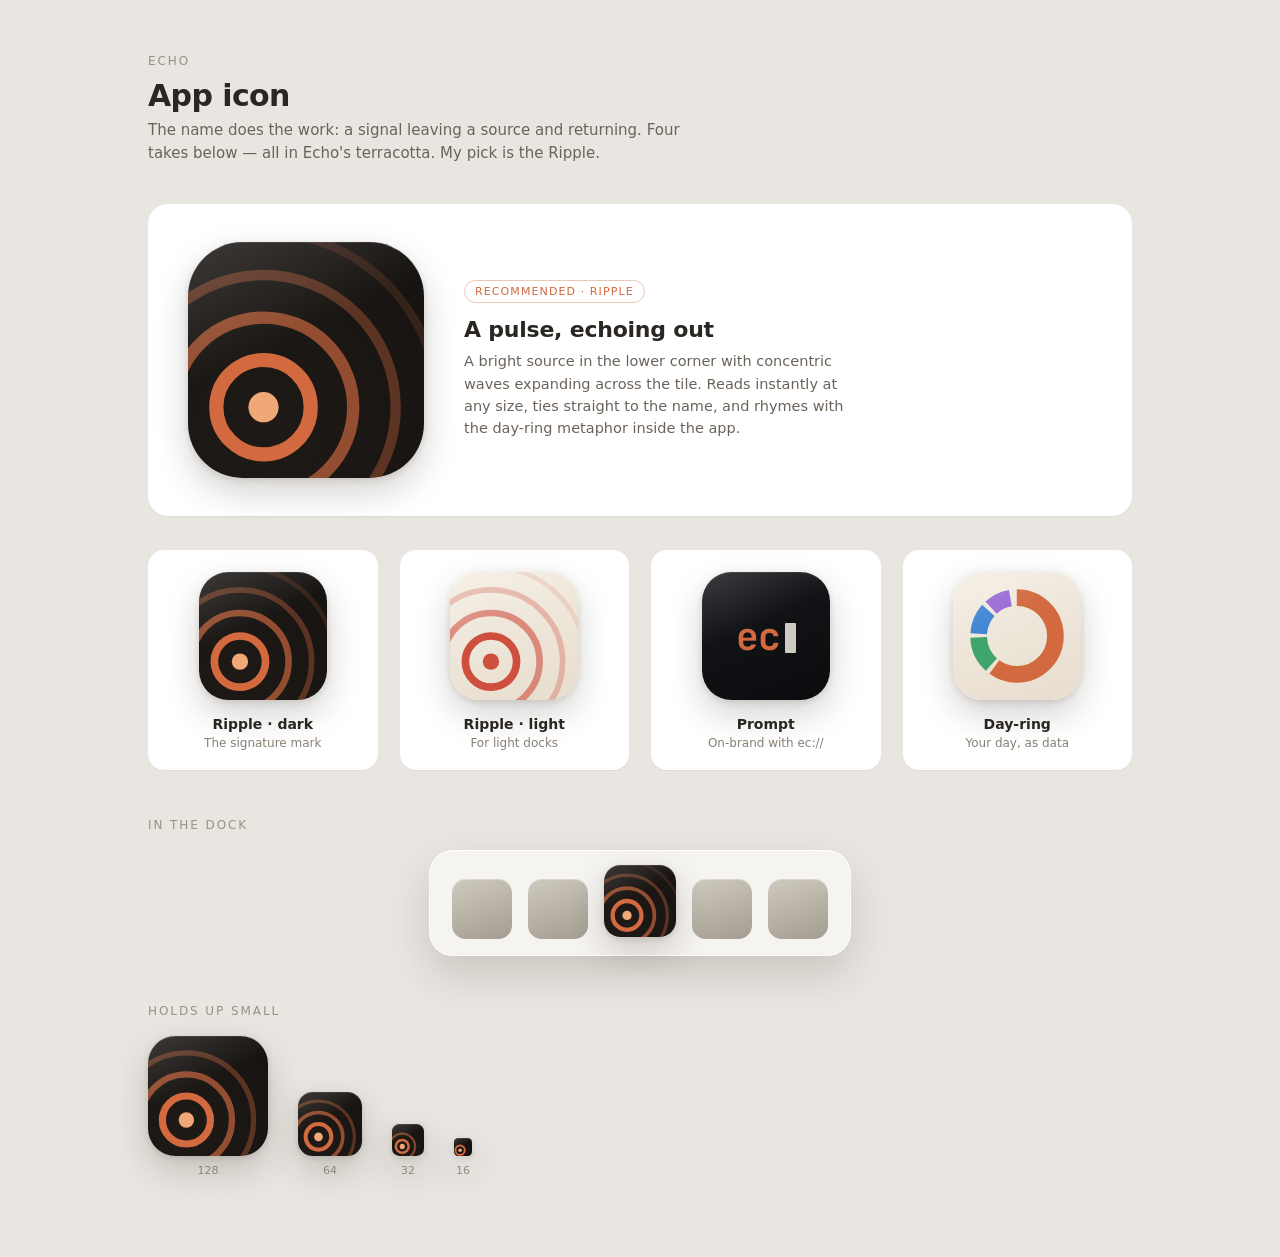
<file: design_handoff_ec_dashboard/prototype/Echo App Icon.html>
<!DOCTYPE html>
<html lang="en">
<head>
<meta charset="utf-8" />
<meta name="viewport" content="width=device-width, initial-scale=1" />
<title>Echo — App Icon</title>
<link rel="preconnect" href="https://fonts.googleapis.com" />
<link rel="preconnect" href="https://fonts.gstatic.com" crossorigin />
<link href="https://fonts.googleapis.com/css2?family=JetBrains+Mono:wght@500;700&display=swap" rel="stylesheet" />
<style>
  :root{ --terra:#d2693f; --terra2:#e08a5c; }
  *{ box-sizing:border-box; }
  html,body{ margin:0; background:#e9e6e1; color:#2a2723;
    font-family:-apple-system,BlinkMacSystemFont,"SF Pro Text",system-ui,sans-serif; -webkit-font-smoothing:antialiased; }
  .wrap{ max-width:1080px; margin:0 auto; padding:54px 48px 80px; }
  .eyebrow{ font-size:12px; letter-spacing:.16em; text-transform:uppercase; color:#9a9082; }
  h1{ font-size:30px; font-weight:600; letter-spacing:-.02em; margin:10px 0 6px; }
  .lede{ font-size:15px; color:#6b635a; max-width:560px; line-height:1.5; margin:0; }

  /* squircle icon shell */
  .icon{ position:relative; border-radius:23%; overflow:hidden;
    box-shadow:0 14px 34px rgba(40,30,20,.20), 0 2px 6px rgba(40,30,20,.12), inset 0 1px 0 rgba(255,255,255,.10); }
  .icon::after{ content:""; position:absolute; inset:0; pointer-events:none;
    background:linear-gradient(155deg, rgba(255,255,255,.16), rgba(255,255,255,0) 42%); }
  .icon svg, .icon .glyph{ position:absolute; inset:0; width:100%; height:100%; }
  .glyph{ display:flex; align-items:center; justify-content:center; }

  .hero{ display:flex; gap:40px; align-items:center; margin:40px 0 14px;
    background:#fff; border-radius:20px; padding:38px 40px; box-shadow:0 1px 0 rgba(0,0,0,.04); }
  .hero .icon{ width:236px; height:236px; flex:0 0 auto; }
  .hero h2{ font-size:22px; margin:0 0 8px; font-weight:600; letter-spacing:-.01em; }
  .hero p{ margin:0; color:#6b635a; font-size:14.5px; line-height:1.55; max-width:380px; }
  .tag{ display:inline-block; white-space:nowrap; font-size:11px; letter-spacing:.1em; text-transform:uppercase;
    color:var(--terra); border:1px solid #e6c9b8; border-radius:99px; padding:4px 10px; margin-bottom:14px; }

  .grid{ display:grid; grid-template-columns:repeat(4,1fr); gap:22px; margin-top:34px; }
  .cell{ background:#fff; border-radius:16px; padding:22px 22px 18px; text-align:center; box-shadow:0 1px 0 rgba(0,0,0,.04); }
  .cell .icon{ width:128px; height:128px; margin:0 auto 16px; }
  .cell .name{ font-size:14px; font-weight:600; }
  .cell .desc{ font-size:12px; color:#8a8175; margin-top:3px; line-height:1.4; }

  .sectn{ font-size:12px; letter-spacing:.16em; text-transform:uppercase; color:#9a9082; margin:48px 0 18px; }

  /* dock */
  .dock{ display:flex; align-items:flex-end; gap:16px; padding:16px 22px;
    background:rgba(255,255,255,.55); border:1px solid rgba(255,255,255,.8);
    border-radius:24px; box-shadow:0 18px 40px rgba(40,30,20,.16); backdrop-filter:blur(8px); width:max-content; margin:0 auto; }
  .dock .ph{ width:60px; height:60px; border-radius:23%; background:linear-gradient(160deg,#cfcabf,#a39c90);
    box-shadow:inset 0 1px 0 rgba(255,255,255,.3); }
  .dock .icon{ width:72px; height:72px; transform:translateY(-2px); }

  /* sizes */
  .sizes{ display:flex; align-items:flex-end; gap:30px; }
  .sizes .s{ text-align:center; }
  .sizes .icon{ margin:0 auto 8px; }
  .sizes .lbl{ font-size:11px; color:#9a9082; font-variant-numeric:tabular-nums; }
</style>
</head>
<body>
<div class="wrap">
  <div class="eyebrow">Echo</div>
  <h1>App icon</h1>
  <p class="lede">The name does the work: a signal leaving a source and returning. Four takes below — all in Echo's terracotta. My pick is the Ripple.</p>

  <!-- HERO -->
  <div class="hero">
    <div class="icon" id="hero-ico" style="background:radial-gradient(120% 120% at 30% 78%, #1f1a16, #131110);">
      <svg viewBox="0 0 100 100" aria-hidden="true">
        <g fill="none" stroke-linecap="round">
          <circle cx="32" cy="70" r="20" stroke="#d2693f" stroke-width="6" opacity="1"/>
          <circle cx="32" cy="70" r="38" stroke="#d2693f" stroke-width="5.2" opacity=".66"/>
          <circle cx="32" cy="70" r="56" stroke="#d2693f" stroke-width="4.4" opacity=".36"/>
          <circle cx="32" cy="70" r="74" stroke="#d2693f" stroke-width="3.6" opacity=".16"/>
        </g>
        <circle cx="32" cy="70" r="6.4" fill="#f0a877"/>
      </svg>
    </div>
    <div>
      <span class="tag">Recommended · Ripple</span>
      <h2>A pulse, echoing out</h2>
      <p>A bright source in the lower corner with concentric waves expanding across the tile. Reads instantly at any size, ties straight to the name, and rhymes with the day-ring metaphor inside the app.</p>
    </div>
  </div>

  <!-- CONCEPTS -->
  <div class="grid">
    <!-- Ripple (dark) -->
    <div class="cell">
      <div class="icon" style="background:radial-gradient(120% 120% at 30% 78%, #1f1a16, #131110);">
        <svg viewBox="0 0 100 100">
          <g fill="none" stroke-linecap="round">
            <circle cx="32" cy="70" r="20" stroke="#d2693f" stroke-width="6"/>
            <circle cx="32" cy="70" r="38" stroke="#d2693f" stroke-width="5.2" opacity=".66"/>
            <circle cx="32" cy="70" r="56" stroke="#d2693f" stroke-width="4.4" opacity=".36"/>
            <circle cx="32" cy="70" r="74" stroke="#d2693f" stroke-width="3.6" opacity=".16"/>
          </g>
          <circle cx="32" cy="70" r="6.4" fill="#f0a877"/>
        </svg>
      </div>
      <div class="name">Ripple · dark</div>
      <div class="desc">The signature mark</div>
    </div>

    <!-- Ripple (paper) -->
    <div class="cell">
      <div class="icon" style="background:linear-gradient(160deg,#f4eee4,#e7ddcd);">
        <svg viewBox="0 0 100 100">
          <g fill="none" stroke-linecap="round">
            <circle cx="32" cy="70" r="20" stroke="#cf4f3e" stroke-width="6"/>
            <circle cx="32" cy="70" r="38" stroke="#cf4f3e" stroke-width="5.2" opacity=".6"/>
            <circle cx="32" cy="70" r="56" stroke="#cf4f3e" stroke-width="4.4" opacity=".32"/>
            <circle cx="32" cy="70" r="74" stroke="#cf4f3e" stroke-width="3.6" opacity=".14"/>
          </g>
          <circle cx="32" cy="70" r="6.4" fill="#cf4f3e"/>
        </svg>
      </div>
      <div class="name">Ripple · light</div>
      <div class="desc">For light docks</div>
    </div>

    <!-- Prompt (terminal) -->
    <div class="cell">
      <div class="icon" style="background:linear-gradient(160deg,#15171a,#0b0c0e);">
        <div class="glyph" style="gap:5px; font-family:'JetBrains Mono',monospace; font-weight:700;">
          <span style="font-size:38px; color:#d2693f; letter-spacing:-1px;">ec</span>
          <span style="width:11px; height:30px; background:#cfcabf; display:inline-block; border-radius:1px; transform:translateY(2px);"></span>
        </div>
      </div>
      <div class="name">Prompt</div>
      <div class="desc">On-brand with ec://</div>
    </div>

    <!-- Day-ring -->
    <div class="cell">
      <div class="icon" style="background:linear-gradient(160deg,#f4eee4,#e7ddcd);">
        <svg viewBox="0 0 100 100" style="transform:rotate(-90deg);">
          <g fill="none" stroke-width="13" stroke-linecap="butt">
            <circle cx="50" cy="50" r="30" stroke="#d2693f" stroke-dasharray="113 75" stroke-dashoffset="0"/>
            <circle cx="50" cy="50" r="30" stroke="#3fa56b" stroke-dasharray="24 164" stroke-dashoffset="-116"/>
            <circle cx="50" cy="50" r="30" stroke="#3f86d2" stroke-dasharray="20 168" stroke-dashoffset="-143"/>
            <circle cx="50" cy="50" r="30" stroke="#9a6ad6" stroke-dasharray="17 171" stroke-dashoffset="-166"/>
          </g>
        </svg>
      </div>
      <div class="name">Day-ring</div>
      <div class="desc">Your day, as data</div>
    </div>
  </div>

  <!-- DOCK -->
  <div class="sectn">In the dock</div>
  <div class="dock">
    <div class="ph"></div>
    <div class="ph"></div>
    <div class="icon" style="background:radial-gradient(120% 120% at 30% 78%, #1f1a16, #131110);">
      <svg viewBox="0 0 100 100">
        <g fill="none" stroke-linecap="round">
          <circle cx="32" cy="70" r="20" stroke="#d2693f" stroke-width="6"/>
          <circle cx="32" cy="70" r="38" stroke="#d2693f" stroke-width="5.2" opacity=".66"/>
          <circle cx="32" cy="70" r="56" stroke="#d2693f" stroke-width="4.4" opacity=".36"/>
          <circle cx="32" cy="70" r="74" stroke="#d2693f" stroke-width="3.6" opacity=".16"/>
        </g>
        <circle cx="32" cy="70" r="6.4" fill="#f0a877"/>
      </svg>
    </div>
    <div class="ph"></div>
    <div class="ph"></div>
  </div>

  <!-- SIZES -->
  <div class="sectn">Holds up small</div>
  <div class="sizes">
    <div class="s"><div class="icon" style="width:120px;height:120px;background:radial-gradient(120% 120% at 30% 78%, #1f1a16, #131110);"><svg viewBox="0 0 100 100"><g fill="none" stroke-linecap="round"><circle cx="32" cy="70" r="20" stroke="#d2693f" stroke-width="6"/><circle cx="32" cy="70" r="38" stroke="#d2693f" stroke-width="5.2" opacity=".66"/><circle cx="32" cy="70" r="56" stroke="#d2693f" stroke-width="4.4" opacity=".36"/></g><circle cx="32" cy="70" r="6.4" fill="#f0a877"/></svg></div><div class="lbl">128</div></div>
    <div class="s"><div class="icon" style="width:64px;height:64px;background:radial-gradient(120% 120% at 30% 78%, #1f1a16, #131110);"><svg viewBox="0 0 100 100"><g fill="none" stroke-linecap="round"><circle cx="32" cy="70" r="20" stroke="#d2693f" stroke-width="6.5"/><circle cx="32" cy="70" r="38" stroke="#d2693f" stroke-width="5.6" opacity=".66"/><circle cx="32" cy="70" r="56" stroke="#d2693f" stroke-width="4.8" opacity=".36"/></g><circle cx="32" cy="70" r="6.8" fill="#f0a877"/></svg></div><div class="lbl">64</div></div>
    <div class="s"><div class="icon" style="width:32px;height:32px;background:radial-gradient(120% 120% at 30% 78%, #1f1a16, #131110);"><svg viewBox="0 0 100 100"><g fill="none" stroke-linecap="round"><circle cx="32" cy="70" r="20" stroke="#d2693f" stroke-width="8"/><circle cx="32" cy="70" r="40" stroke="#d2693f" stroke-width="7" opacity=".55"/></g><circle cx="32" cy="70" r="8" fill="#f0a877"/></svg></div><div class="lbl">32</div></div>
    <div class="s"><div class="icon" style="width:18px;height:18px;background:#161311;"><svg viewBox="0 0 100 100"><g fill="none" stroke-linecap="round"><circle cx="34" cy="68" r="26" stroke="#d2693f" stroke-width="11"/></g><circle cx="34" cy="68" r="10" fill="#f0a877"/></svg></div><div class="lbl">16</div></div>
  </div>
</div>
</body>
</html>
</file>
